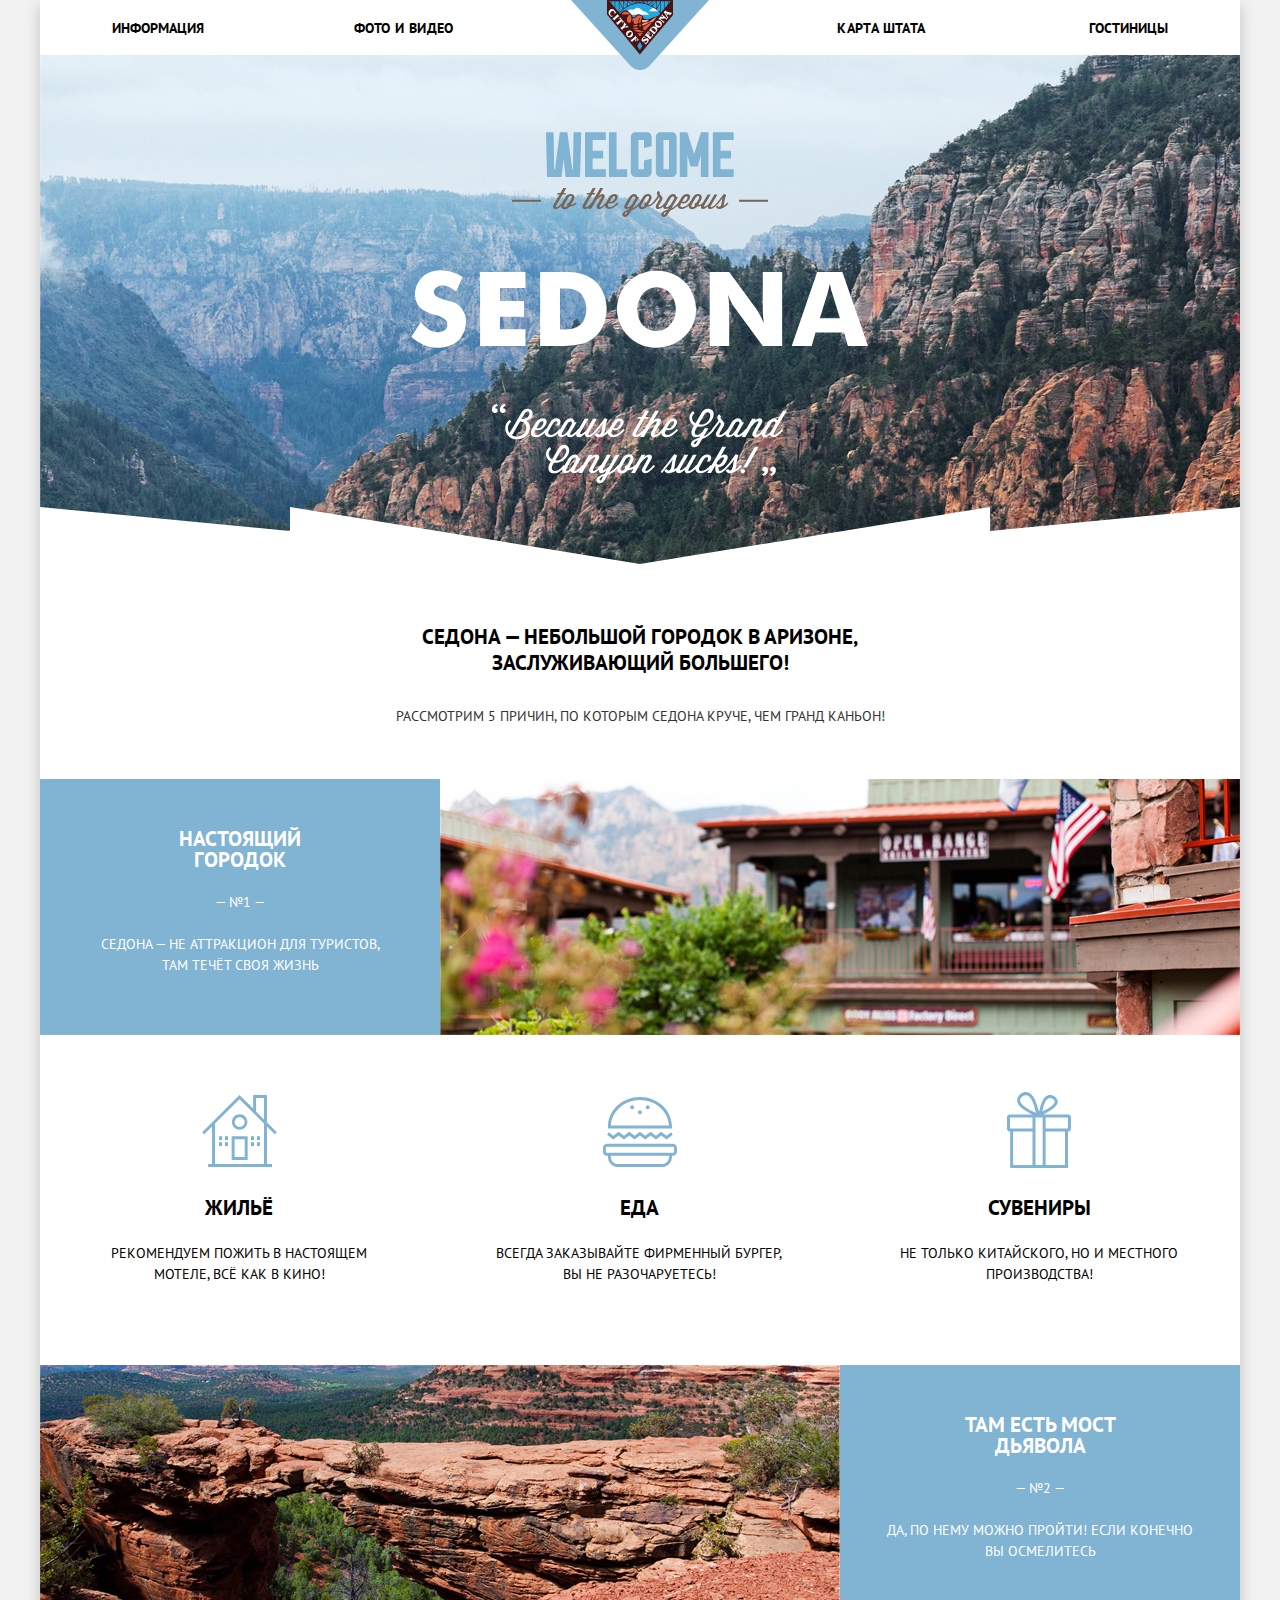
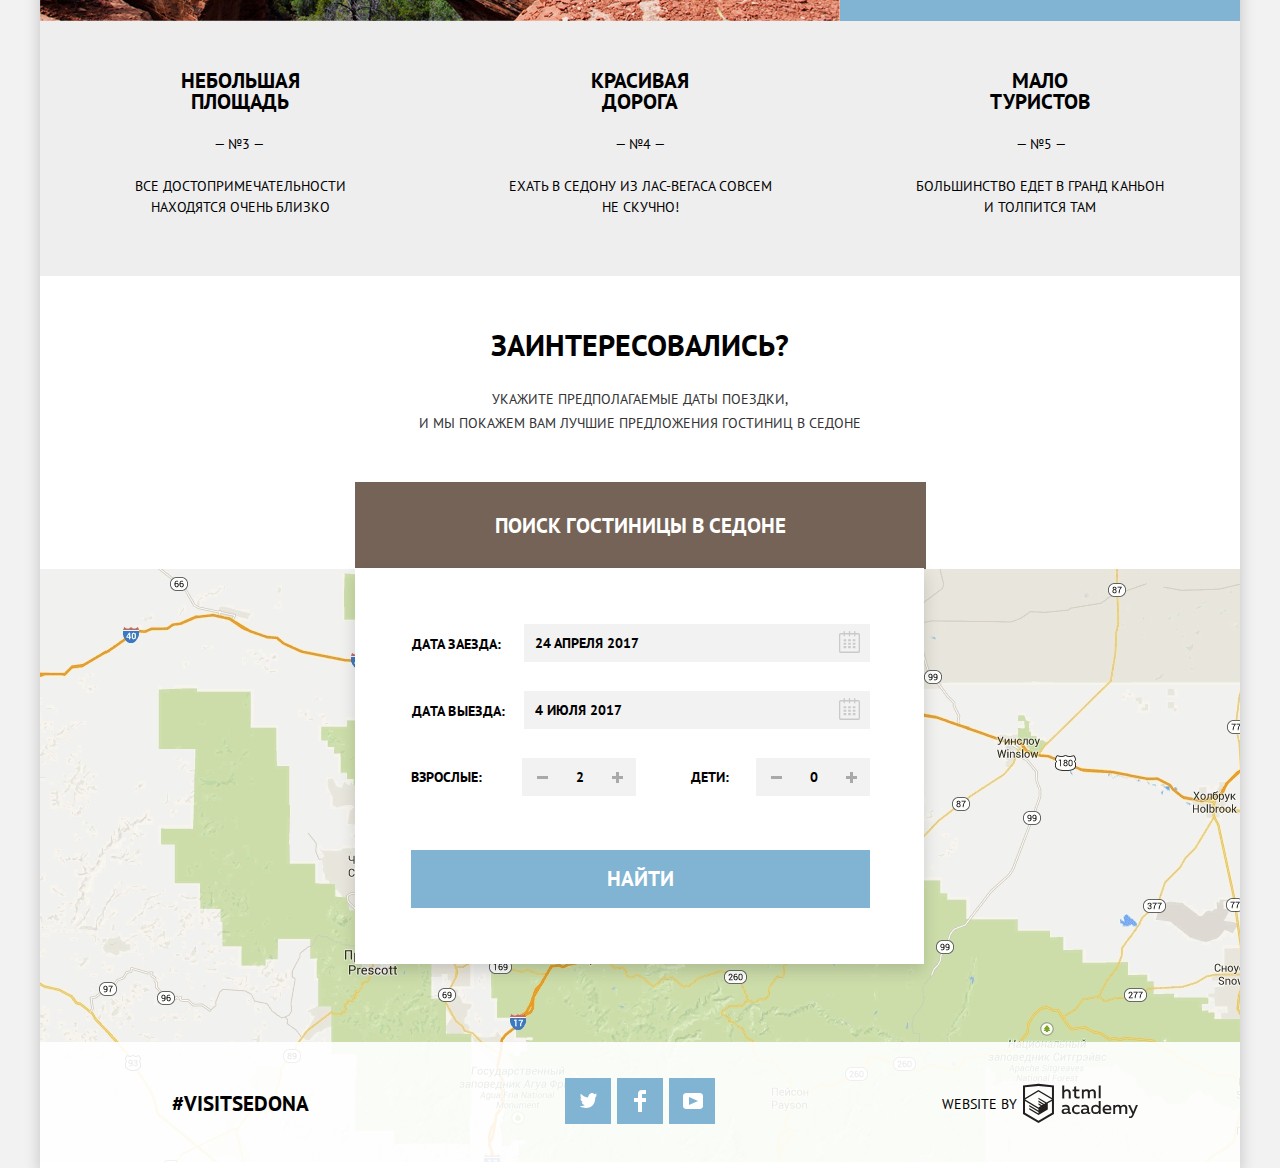
<file: index.html>
<!DOCTYPE html>
<html lang="ru">
  <head>
    <meta charset="utf-8">
    <title>Седона - туристический городок в штате Аризона</title>
    <link rel="stylesheet" href="https://fonts.googleapis.com/css?family=PT+Sans:400,700&display=swap&subset=cyrillic">
    <link rel="stylesheet" href="css/normalize.css">
    <link rel="stylesheet" href="css/style.min.css">
  </head>
  <body>
    <div class="container">
      <header class="header">

        <nav class="header__menu">
          <a class="header__logo">
            <img src="img/logo-sedona.svg" width="138" height="70" alt="Логотип городка Седоны">
          </a>

          <div class="header__row">
            <div class="header__item">
              <a class="header__link" href="#">Информация</a>
              <a class="header__link header__link--letter-spacing" href="#">Фото и видео</a>
            </div>
            <div class="header__item header__item--right">
              <a class="header__link" href="hotels.html">Гостиницы</a>
              <a class="header__link header__link--margin-left" href="#">Карта штата</a>
           </div>
          </div>
        </nav>
      </header>
      <main class="main">
        <h1 class="visually-hidden">Сайт поиска жилья в туристическом городке Седона штата Аризона</h1>

        <section class="intro">
          <h2 class="visually-hidden">Добро пожаловать в Седону!</h2>
          <img class="intro__img" src="img/intro-welcome.svg" width="458" height="352" alt="Добро пожаловать в Седону">
        </section>


        <section class="promo">
          <h2 class="promo__title">Седона — небольшой городок в Аризоне, заслуживающий большего!</h2>
          <p class="promo__subtitle">Рассмотрим 5 причин, по которым Седона круче, чем Гранд Каньон!</p>
        </section>


        <section class="reasons">
          <h2 class="visually-hidden">Причины, по которым стоит посетить Седону:</h2>
          <ol class="reasons__list">
            <li class="reasons__item reasons__item--top">
              <div class="reasons__wrap">
                <div class="reasons__column">
                  <h3 class="reasons__title">Настоящий городок</h3>
                  <p class="reasons__description reasons__num">Седона — не аттракцион для туристов, там течёт своя жизнь</p>
                </div>
              </div>
              <img class="reasons__img reasons__img--1" src="img/city.jpg" width="800" height="256" alt="Вид на городок Седона">
              <ul class="reasons__info info">
                <li class="info__item info__item--1">
                  <h4 class="info__title">Жильё</h4>
                  <p class="info__description">Рекомендуем пожить в настоящем мотеле, всё как в кино!</p>
                </li>
                <li class="info__item info__item--2">
                  <h4 class="info__title">Еда</h4>
                  <p class="info__description">Всегда заказывайте фирменный бургер, вы не разочаруетесь!</p>
                </li>
                <li class="info__item info__item--3">
                  <h4 class="info__title">Сувениры</h4>
                  <p class="info__description">Не только китайского, но и местного производства!</p>
                </li>
              </ul>
            </li>
            <li class="reasons__item reasons__item--top">
              <img class="reasons__img reasons__img--2" src="img/bridge.jpg" width="800" height="256" alt="Вид на Мост дьявола">
              <div class="reasons__wrap reasons__wrap--middle">
                <div class="reasons__column">
                  <h3 class="reasons__title">Там есть Мост дьявола</h3>
                  <p class="reasons__description reasons__description--2 reasons__num reasons__num--2">Да, по нему можно пройти! Если конечно вы осмелитесь</p>
                </div>
              </div>
            </li>
            <li class="reasons__item">
              <div class="reasons__wrap">
                <div class="reasons__column">
                  <h3 class="reasons__title">Небольшая площадь</h3>
                  <p class="reasons__description reasons__description--3 reasons__num reasons__num--3">Все достопримечательности находятся очень близко</p>
                </div>
              </div>
            </li>
            <li class="reasons__item">
              <div class="reasons__wrap">
                <div class="reasons__column">
                  <h3 class="reasons__title">Красивая дорога</h3>
                  <p class="reasons__description reasons__description--4 reasons__num reasons__num--4">Ехать в Седону из Лас-Вегаса совсем не скучно!</p>
                </div>
              </div>
            </li>
            <li class="reasons__item">
              <div class="reasons__wrap">
                <div class="reasons__column">
                  <h3 class="reasons__title">Мало туристов</h3>
                  <p class="reasons__description reasons__description--5 reasons__num reasons__num--5">Большинство едет в гранд каньон и толпится там</p>
                </div>
              </div>
            </li>
          </ol>
        </section>


        <section class="search">
          <h2 class="search__title">Заинтересовались?</h2>
          <p class="search__description">Укажите предполагаемые даты поездки,<br> и мы покажем вам лучшие предложения гостиниц в седоне</p>
          <a class="search__button" href="search.html">Поиск гостиницы в Седоне</a>

          <form class="search__form search__form--show" action="https://echo.htmlacademy.ru" method="get">
            <div class="search__row">
              <label class="search__label search__label--letter-spacing" for="arrival-date">Дата заезда:</label>
              <input class="search__input" id="arrival-date" type="text" name="arrival" placeholder="24 апреля 2017">
              <button class="search__btn" type="button" aria-label="Календарь">
                <svg xmlns="http://www.w3.org/2000/svg" width="21" height="22" viewBox="0 0 21 22">
                  <path  fill="#cacaca" d="M19.251 2.025h-2.845V.648c0-.381-.294-.689-.656-.689-.363 0-.656.308-.656.689v1.377h-3.938V.648c0-.381-.294-.689-.655-.689-.363 0-.657.308-.657.689v1.377H5.906V.648c0-.381-.294-.689-.656-.689-.363 0-.657.308-.657.689v1.377H1.75C.784 2.025 0 2.847 0 3.862v16.302C0 21.179.784 22 1.75 22h17.501c.966 0 1.749-.821 1.749-1.836V3.862c0-1.015-.783-1.837-1.749-1.837zm.437 18.139a.448.448 0 0 1-.437.459H1.75a.45.45 0 0 1-.438-.459V3.862a.45.45 0 0 1 .438-.459h2.844v1.378c0 .381.294.689.657.689.362 0 .656-.308.656-.689V3.403h3.938v1.378c0 .381.294.689.657.689.361 0 .655-.308.655-.689V3.403h3.938v1.378c0 .381.293.689.656.689.362 0 .656-.308.656-.689V3.403h2.845c.241 0 .437.206.437.459v16.302z"/>
                  <path  fill="#cacaca" d="M4.594 8.225h2.625v2.066H4.594zM4.594 11.668h2.625v2.067H4.594zM4.594 15.112h2.625v2.066H4.594zM9.188 15.112h2.625v2.066H9.188zM9.188 11.668h2.625v2.067H9.188zM9.188 8.225h2.625v2.066H9.188zM13.781 15.112h2.625v2.066h-2.625zM13.781 11.668h2.625v2.067h-2.625zM13.781 8.225h2.625v2.066h-2.625z"/>
                </svg>
              </button>
            </div>

            <div class="search__row">
              <label class="search__label search__label--letter-spacing" for="departure-date">Дата выезда:</label>
              <input class="search__input" id="departure-date" type="text" name="departure" placeholder="4 июля 2017">
              <button class="search__btn" type="button" aria-label="Календарь">
                <svg xmlns="http://www.w3.org/2000/svg" width="21" height="22" viewBox="0 0 21 22">
                  <path  fill="#cacaca" d="M19.251 2.025h-2.845V.648c0-.381-.294-.689-.656-.689-.363 0-.656.308-.656.689v1.377h-3.938V.648c0-.381-.294-.689-.655-.689-.363 0-.657.308-.657.689v1.377H5.906V.648c0-.381-.294-.689-.656-.689-.363 0-.657.308-.657.689v1.377H1.75C.784 2.025 0 2.847 0 3.862v16.302C0 21.179.784 22 1.75 22h17.501c.966 0 1.749-.821 1.749-1.836V3.862c0-1.015-.783-1.837-1.749-1.837zm.437 18.139a.448.448 0 0 1-.437.459H1.75a.45.45 0 0 1-.438-.459V3.862a.45.45 0 0 1 .438-.459h2.844v1.378c0 .381.294.689.657.689.362 0 .656-.308.656-.689V3.403h3.938v1.378c0 .381.294.689.657.689.361 0 .655-.308.655-.689V3.403h3.938v1.378c0 .381.293.689.656.689.362 0 .656-.308.656-.689V3.403h2.845c.241 0 .437.206.437.459v16.302z"/>
                  <path  fill="#cacaca" d="M4.594 8.225h2.625v2.066H4.594zM4.594 11.668h2.625v2.067H4.594zM4.594 15.112h2.625v2.066H4.594zM9.188 15.112h2.625v2.066H9.188zM9.188 11.668h2.625v2.067H9.188zM9.188 8.225h2.625v2.066H9.188zM13.781 15.112h2.625v2.066h-2.625zM13.781 11.668h2.625v2.067h-2.625zM13.781 8.225h2.625v2.066h-2.625z"/>
                </svg>
              </button>
            </div>

            <div class="search__row search__row--last">
              <div class="search__column">
                <label class="search__label search__label--long" for="amount-adults">Взрослые:</label>
                <div class="search__amount">
                  <button class="search__decrease" type="button" aria-label="Уменьшить количество взрослых">
                    <svg class="decrease__icon" xmlns="http://www.w3.org/2000/svg" width="11" height="3" viewBox="0 0 11 3">
                      <rect fill="#a9a9a9" width="11px" height="3px"/>
                    </svg>
                  </button>
                  <input class="search__input search__input--last" id="amount-adults" type="text" name="adults" value="2">
                  <button class="search__increase" type="button" aria-label="Увеличить количество взрослых">
                    <svg class="increase__icon" xmlns="http://www.w3.org/2000/svg" width="11" height="11" viewBox="0 0 11 11">
                      <path fill="#a9a9a9" d="M11 4h-4v-4h-3v4h-4v3h4v4h3v-4h4z"/>
                    </svg>
                  </button>
                </div>
              </div>
              <div class="search__column">
                <label class="search__label search__label--short" for="amount-children">Дети:</label>
                <div class="search__amount">
                  <button class="search__decrease" type="button" aria-label="Уменьшить количество детей">
                    <svg class="decrease__icon" xmlns="http://www.w3.org/2000/svg" width="11" height="3" viewBox="0 0 11 3">
                      <rect fill="#a9a9a9" width="11px" height="3px"/>
                    </svg>
                  </button>
                  <input class="search__input search__input--last" id="amount-children" type="text" name="children" value="0">
                  <button class="search__increase" type="button" aria-label="Увеличить количество детей">
                    <svg class="increase__icon" xmlns="http://www.w3.org/2000/svg" width="11" height="11" viewBox="0 0 11 11">
                      <path fill="#a9a9a9" d="M11 4h-4v-4h-3v4h-4v3h4v4h3v-4h4z"/>
                    </svg>
                  </button>
                </div>
              </div>
            </div>
            <button class="search__find" type="submit">Найти</button>
          </form>
        </section>

        <section class="map">
          <h2 class="visually-hidden">Карта Седоны</h2>
          <iframe class="map__interactive" src="https://www.google.com/maps/embed?pb=!1m18!1m12!1m3!1d444193.222094093!2d-112.09191879364622!3d34.81858416220091!2m3!1f0!2f0!3f0!3m2!1i1024!2i768!4f13.1!3m3!1m2!1s0x872da132f942b00d%3A0x5548c523fa6c8efd!2z0KHQtdC00L7QvdCwLCDQkNGA0LjQt9C-0L3QsCA4NjMzNiwg0KHQqNCQ!5e0!3m2!1sru!2sru!4v1571394034808!5m2!1sru!2sru" width="1200" height="593" allowfullscreen></iframe>
          <img class="map__img" src="img/map.png"  width="1200" height="593" alt="Месторасположение города Седона на карте">
        </section>
      </main>


      <footer class="footer footer--index">
        <a class="footer__hashtag">#Visitsedona</a>

        <div class="footer__social social">
          <ul class="social__list">
            <li class="social__item social__item--tw">
              <a class="social__link" href="#">Твиттер</a>
            </li>
            <li class="social__item social__item--fb">
              <a class="social__link" href="#">Фейсбук</a>
            </li>
            <li class="social__item social__item--you">
              <a class="social__link" href="#">Ютюб</a>
            </li>
          </ul>
        </div>

        <div class="footer__copyright copyright">
          <a class="copyright__link" href="https://htmlacademy.ru/intensive/htmlcss" target="blank" aria-label="ССылка на HTML Academy">
            <p class="copyright__text">Website by</p>
            <svg id="Layer_1" data-name="Layer 1" xmlns="http://www.w3.org/2000/svg" width="115" height="41" viewBox="0 0 108.08 36.85">
              <title>logo-htmlacademy-small1</title>
              <path d="M44.61,26.88a2,2,0,0,0,.55-0.1v1.33a3.25,3.25,0,0,1-1.18.21,1.67,1.67,0,0,1-1.67-1,4.84,4.84,0,0,1-3.14,1.08c-1.51,0-2.91-.83-2.91-2.55,0-2.13,2-2.79,3.71-2.79a11.08,11.08,0,0,1,2.17.25v-0.3c0-1-.76-1.77-2.19-1.77a7.42,7.42,0,0,0-3,.64v-1.7a10.21,10.21,0,0,1,3.19-.55c2.36,0,3.81,1.12,3.81,3.65v3a0.54,0.54,0,0,0,.49.59h0.17Zm-6.44-1.13A1.35,1.35,0,0,0,39.63,27h0.11a3.39,3.39,0,0,0,2.41-1V24.58a9.72,9.72,0,0,0-1.81-.21c-1,0-2.16.33-2.16,1.38h0Zm12.36-6.11a5,5,0,0,1,2.57.64V22a4.08,4.08,0,0,0-2.3-.7,2.75,2.75,0,1,0,0,5.49,5,5,0,0,0,2.43-.64v1.71a6.27,6.27,0,0,1-2.76.57A4.21,4.21,0,0,1,46,24.51q0-.21,0-0.41a4.32,4.32,0,0,1,4.18-4.46h0.38Zm12.17,7.24a2,2,0,0,0,.55-0.1v1.33a3.25,3.25,0,0,1-1.18.21,1.67,1.67,0,0,1-1.67-1,4.84,4.84,0,0,1-3.14,1.08c-1.51,0-2.91-.83-2.91-2.55,0-2.13,2-2.79,3.71-2.79a11.08,11.08,0,0,1,2.17.25v-0.3c0-1-.76-1.77-2.19-1.77a7.42,7.42,0,0,0-3,.64v-1.7a10.21,10.21,0,0,1,3.19-.55c2.36,0,3.81,1.12,3.81,3.65v3a0.54,0.54,0,0,0,.49.59h0.17Zm-6.44-1.13A1.35,1.35,0,0,0,57.73,27h0.11a3.39,3.39,0,0,0,2.41-1V24.58a9.72,9.72,0,0,0-1.81-.21c-1.06,0-2.16.33-2.16,1.38h0ZM73,16V28.2H71.35V26.88a3.88,3.88,0,0,1-3.19,1.54,4.4,4.4,0,0,1,0-8.78,3.81,3.81,0,0,1,3,1.3V16H73Zm-4.53,5.22a2.76,2.76,0,1,0,0,5.52A2.86,2.86,0,0,0,71.15,25V23A2.91,2.91,0,0,0,68.49,21.27ZM79,19.64c3.31,0,4.46,2.68,3.92,5.09H76.7c0.21,1.5,1.67,2.11,3.19,2.11a6.11,6.11,0,0,0,2.64-.59v1.6a7.14,7.14,0,0,1-3,.57C77,28.42,74.78,27,74.78,24a4.18,4.18,0,0,1,4-4.39H79Zm0.09,1.54a2.28,2.28,0,0,0-2.44,2.1v0.06H81.3A2,2,0,0,0,79.13,21.18Zm5.73,7V19.87h1.65v1a3.81,3.81,0,0,1,2.78-1.27A2.86,2.86,0,0,1,91.89,21a4.12,4.12,0,0,1,2.91-1.33A3.06,3.06,0,0,1,98,23V28.2h-1.9V23.05a1.59,1.59,0,0,0-1.42-1.75H94.42a2.8,2.8,0,0,0-2.07,1.12V28.2h-1.9V23.05A1.59,1.59,0,0,0,89,21.31H88.8a3,3,0,0,0-2.21,1.29v5.63H84.86Zm21.31-8.33h1.9l-3.91,9.46c-0.9,2.17-2.09,2.86-3.35,2.86a4.76,4.76,0,0,1-1.1-.14V30.46a2.86,2.86,0,0,0,.85.12c0.9,0,1.58-.64,2.07-1.9l0.17-.42-4-8.4h2l2.86,6.29ZM38.73,1.46V6.22a3.81,3.81,0,0,1,2.7-1.14,3.25,3.25,0,0,1,3.44,3.4v5.15H43V8.72a1.81,1.81,0,0,0-1.61-2h-0.3a2.93,2.93,0,0,0-2.32,1.39v5.52h-1.9V1.46h1.9ZM49.94,2.31v3h3V6.91h-3v3.81c0,1.1.5,1.46,1.58,1.46a4.49,4.49,0,0,0,1.69-.33v1.6A6.8,6.8,0,0,1,51,13.8a2.55,2.55,0,0,1-2.86-2.74V6.89H46.58V5.26h1.5V2.74Zm5.4,11.31V5.28H57v1A3.81,3.81,0,0,1,59.77,5a2.86,2.86,0,0,1,2.6,1.33A4.12,4.12,0,0,1,65.28,5,3.06,3.06,0,0,1,68.44,8.4v5.21h-1.9V8.46a1.59,1.59,0,0,0-1.42-1.75H64.89a2.8,2.8,0,0,0-2.07,1.12v5.78h-1.9V8.46A1.59,1.59,0,0,0,59.5,6.71H59.27A3,3,0,0,0,57.06,8v5.63H55.34ZM71.17,1.45H73V13.6H71.17V1.45ZM14.71,0H14.55L0,1.54V28.21l14.55,8.66,14.55-8.66V1.54Zm12.5,27.1L14.55,34.64,1.9,27.12V16.18l12.59,7.5V25L5.86,19.9v1.31l8.68,5.21v1.39L5.87,22.65V24l8.68,5.21,8.75-5.24V18.31L27.2,16V27.12Zm0-12.53-3.48,2-1.6,1L14.51,13v1.31L21,18.23H21l-0.14.09-1,.54-5.37-3.2V17l4.24,2.52-1,.67-3.2-1.9v1.31l2.1,1.24L14.5,22.1,2,14.65,14.51,7.11Zm0-1.32L14.49,5.76,1.91,13.25v-10L14.56,1.92,27.21,3.25v10h0Z" transform="translate(0 -0.02)" fill="#231f20"/>
            </svg>
          </a>
        </div>
      </footer>
    </div>
    <script src="js/script.min.js"></script>
  </body>
</html>
</file>
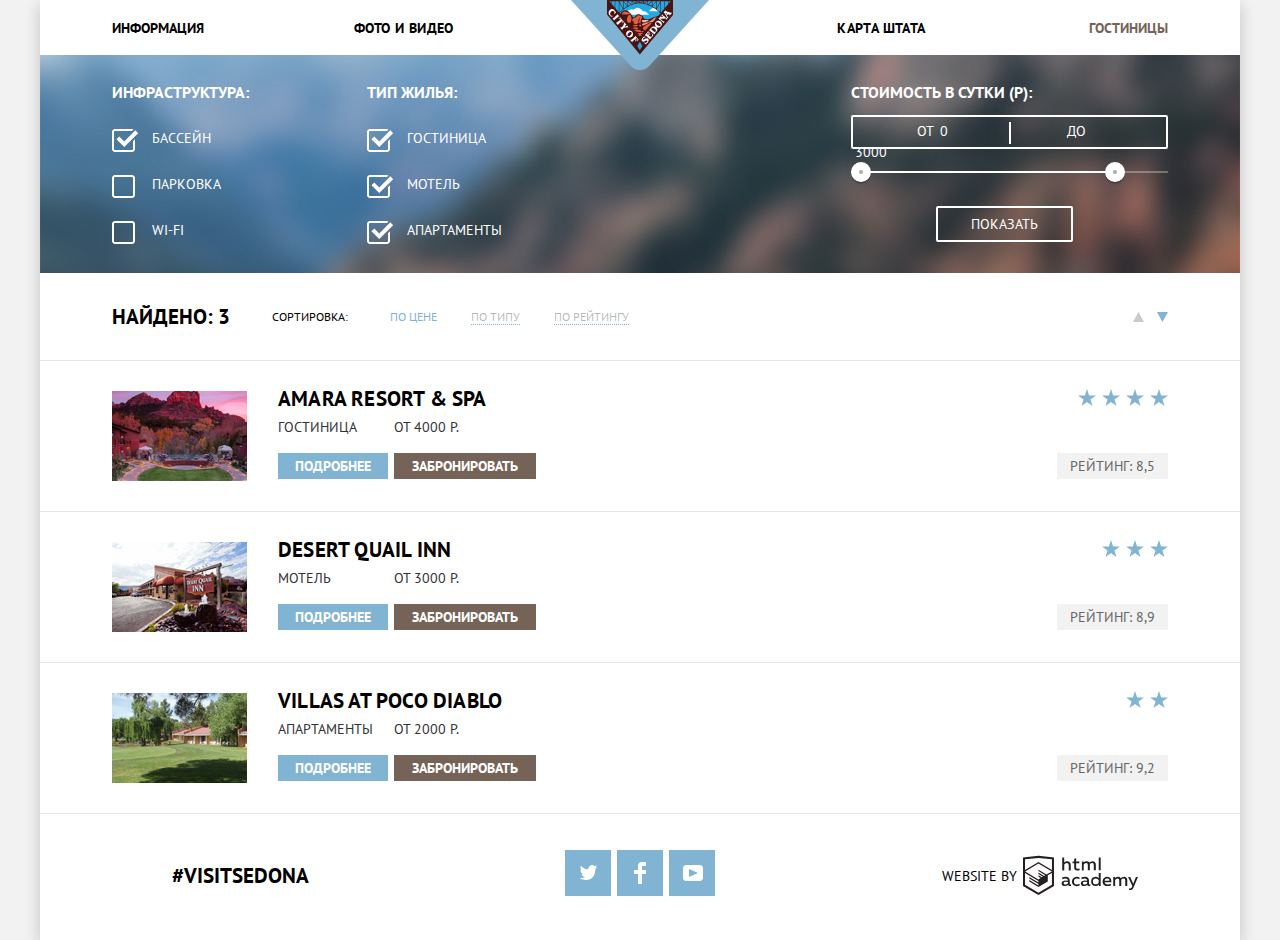
<file: hotels.html>
<!DOCTYPE html>
<html lang="ru">
  <head>
    <meta charset="utf-8">
    <title>Гостиницы в Седоне штата Аризона</title>
    <link rel="stylesheet" href="https://fonts.googleapis.com/css?family=PT+Sans:400,700&display=swap&subset=cyrillic">
    <link rel="stylesheet" href="css/normalize.css">
    <link rel="stylesheet" href="css/style.min.css">
  </head>
  <body class="inner-page">
    <div class="container">
      <header class="header">
        <nav class="header__menu">
          <a class="header__logo" href="index.html">
            <img src="img/logo-sedona.svg" width="138" height="70" alt="Логотип городка Седоны">
          </a>

          <div class="header__row">
            <div class="header__item">
              <a class="header__link" href="#">Информация</a>
              <a class="header__link header__link--letter-spacing" href="#">Фото и видео</a>
            </div>
            <div class="header__item header__item--right">
              <a class="header__link header__link--active">Гостиницы</a>
              <a class="header__link header__link--margin-left" href="#">Карта штата</a>
           </div>
          </div>
        </nav>
      </header>

      <main class="main">
        <h1 class="visually-hidden">Поиск гостиниц в туристическом городке Седона штата Аризона</h1>
        <section class="filters">
          <h2 class="visually-hidden">Форма поиска гостиниц</h2>
          <form class="filters__form form" action="https://echo.htmlacademy.ru" method="post">
            <div class="form__left">
              <fieldset class="form__group">
                <legend class="form__legend">Инфраструктура:</legend>
                <div class="form__item">
                  <input class="visually-hidden form__input" id="pool" type="checkbox" name="pool" checked>
                  <label class="form__label" for="pool">Бассейн</label>
                </div>
                <div class="form__item">
                  <input class="visually-hidden form__input" id="parking" type="checkbox" name="parking">
                  <label class="form__label" for="parking">Парковка</label>
                </div>
                <div class="form__item">
                  <input class="visually-hidden form__input" id="internet" type="checkbox" name="internet">
                  <label class="form__label" for="internet">Wi-Fi</label>
                </div>
              </fieldset>

              <fieldset class="form__group">
                <legend class="form__legend">Тип жилья:</legend>
                <div class="form__item">
                  <input class="visually-hidden form__input" id="hotel" type="checkbox" name="hotel" checked>
                  <label class="form__label" for="hotel">Гостиница</label>
                </div>
                <div class="form__item">
                  <input class="visually-hidden form__input" id="motel" type="checkbox" name="motel" checked>
                  <label class="form__label" for="motel">Мотель</label>
                </div>
                <div class="form__item">
                  <input class="visually-hidden form__input" id="apartments" type="checkbox" name="apartments" checked>
                  <label class="form__label" for="apartments">Апартаменты</label>
                </div>
              </fieldset>
            </div>

            <div class="form__right">
              <fieldset class="form__group">
                <legend class="form__legend form__legend--right">Стоимость в сутки (Р):</legend>
                <div class="form__price price">
                  <label class="price__label" for="price-min">от</label>
                  <input class="price__input" id="price-min" type="text" name="price-min" value="0">
                  <label class="price__label price__label--to" for="price-max">до</label>
                  <input class="price__input price__input--short" id="price-max" type="text" name="price-max" value="3000">
                </div>
                <div class="form__range range">
                  <div class="range__scale">
                    <div class="range__bar"></div>
                  </div>
                  <div class="range__toggle range__toggle--min"></div>
                  <div class="range__toggle range__toggle--max"></div>
                </div>
              </fieldset>
              <button class="filters__button" type="submit">Показать</button>
            </div>
          </form>
        </section>

        <section class="sorting">
          <div class="sorting__wrap">
            <h2 class="sorting__title">Найдено: 3</h2>
            <span class="sorting__name">Сортировка:</span>
            <ul class="sorting__list">
              <li class="sorting__item">
                <a class="sorting__link sorting__link--active">По цене</a>
              </li>
              <li class="sorting__item">
                <a class="sorting__link" href="#">По типу</a>
              </li>
              <li class="sorting__item">
                <a class="sorting__link" href="#">По рейтингу</a>
              </li>
            </ul>
          </div>
          <div class="sorting__triangle triangle">
            <a class="triangle__button triangle__button--up" href="/hotels.html" aria-label="Сортировка по возрастанию">
              <svg xmlns="http://www.w3.org/2000/svg" width="11" height="10" viewBox="0 0 11 10">
                <path fill="#cacaca" d="M5.5 0L0 10h11z"/>
              </svg>
            </a>
            <a class="triangle__button triangle__button--down triangle__button--active" href="/hotels.html" aria-label="Сортировка по убыванию">
              <svg xmlns="http://www.w3.org/2000/svg" width="11" height="10" viewBox="0 0 11 10">
                <path fill="#cacaca" d="M5.5 10L0 0h11"/>
              </svg>
            </a>
          </div>
        </section>

        <section class="hotels">
          <h2 class="visually-hidden">Гостиницы в Седоне</h2>
          <ul class="hotels__list">
            <li class="hotels__item">
              <div class="hotels__wrap">
                <img  class="hotels__img" src="img/hotel-1.jpg"  width="135" height="90" alt="Гостиница Amara Resort & Spa">
                <div class="hotels__description">
                  <h3 class="hotels__title">
                    <a class="hotels__link" href="#">Amara Resort & Spa</a>
                  </h3>
                  <div class="hotels__row">
                    <span class="hotels__type">Гостиница</span>
                    <span class="hotels__price">От 4000 Р.</span>
                  </div>
                  <div class="hotels__about">
                    <a class="hotels__details" href="#">Подробнее</a>
                    <a class="hotels__reserve" href="#">Забронировать</a>
                  </div>
                </div>
              </div>
              <div class="hotels__rating">
                <div class="hotels__stars">
                  <svg xmlns="http://www.w3.org/2000/svg" width="18" height="17" viewBox="0 0 18 17">
                    <path fill="#81B3D2" d="M9.002 0l2.126 6.494h6.877l-5.564 4.012L14.566 17l-5.564-4.013L3.438 17l2.126-6.494L0 6.494h6.878z"/>
                  </svg>
                  <svg xmlns="http://www.w3.org/2000/svg" width="18" height="17" viewBox="0 0 18 17">
                    <path fill="#81B3D2" d="M9.002 0l2.126 6.494h6.877l-5.564 4.012L14.566 17l-5.564-4.013L3.438 17l2.126-6.494L0 6.494h6.878z"/>
                  </svg>
                  <svg xmlns="http://www.w3.org/2000/svg" width="18" height="17" viewBox="0 0 18 17">
                    <path fill="#81B3D2" d="M9.002 0l2.126 6.494h6.877l-5.564 4.012L14.566 17l-5.564-4.013L3.438 17l2.126-6.494L0 6.494h6.878z"/>
                  </svg>
                  <svg xmlns="http://www.w3.org/2000/svg" width="18" height="17" viewBox="0 0 18 17">
                    <path fill="#81B3D2" d="M9.002 0l2.126 6.494h6.877l-5.564 4.012L14.566 17l-5.564-4.013L3.438 17l2.126-6.494L0 6.494h6.878z"/>
                  </svg>
                </div>
                <span class="hotels__text">Рейтинг: 8,5</span>
              </div>
            </li>

            <li class="hotels__item">
              <div class="hotels__wrap">
                <img  class="hotels__img" src="img/hotel-2.jpg"  width="135" height="90" alt="Мотель Desert Quail Inn">
                <div class="hotels__description">
                  <h3 class="hotels__title">
                    <a class="hotels__link" href="#">Desert Quail Inn</a>
                  </h3>
                  <div class="hotels__row">
                    <span class="hotels__type">Мотель</span>
                    <span class="hotels__price">От 3000 Р.</span>
                  </div>
                  <div class="hotels__about">
                    <a class="hotels__details" href="#">Подробнее</a>
                    <a class="hotels__reserve" href="#">Забронировать</a>
                  </div>
                </div>
              </div>
              <div class="hotels__rating">
                <div class="hotels__stars">
                  <svg xmlns="http://www.w3.org/2000/svg" width="18" height="17" viewBox="0 0 18 17">
                    <path fill="#81B3D2" d="M9.002 0l2.126 6.494h6.877l-5.564 4.012L14.566 17l-5.564-4.013L3.438 17l2.126-6.494L0 6.494h6.878z"/>
                  </svg>
                  <svg xmlns="http://www.w3.org/2000/svg" width="18" height="17" viewBox="0 0 18 17">
                    <path fill="#81B3D2" d="M9.002 0l2.126 6.494h6.877l-5.564 4.012L14.566 17l-5.564-4.013L3.438 17l2.126-6.494L0 6.494h6.878z"/>
                  </svg>
                  <svg xmlns="http://www.w3.org/2000/svg" width="18" height="17" viewBox="0 0 18 17">
                    <path fill="#81B3D2" d="M9.002 0l2.126 6.494h6.877l-5.564 4.012L14.566 17l-5.564-4.013L3.438 17l2.126-6.494L0 6.494h6.878z"/>
                  </svg>
                </div>
                <span class="hotels__text">Рейтинг: 8,9</span>
              </div>
            </li>

            <li class="hotels__item">
              <div class="hotels__wrap">
                <img  class="hotels__img" src="img/hotel-3.jpg"  width="135" height="90" alt="Апартаменты Villas at Poco Diablo">
                <div class="hotels__description">
                  <h3 class="hotels__title">
                    <a class="hotels__link" href="#">Villas at Poco Diablo</a>
                  </h3>
                  <div class="hotels__row">
                    <span class="hotels__type">Апартаменты</span>
                    <span class="hotels__price">От 2000 Р.</span>
                  </div>
                  <div class="hotels__about">
                    <a class="hotels__details" href="#">Подробнее</a>
                    <a class="hotels__reserve" href="#">Забронировать</a>
                  </div>
                </div>
              </div>
              <div class="hotels__rating">
                <div class="hotels__stars">
                  <svg xmlns="http://www.w3.org/2000/svg" width="18" height="17" viewBox="0 0 18 17">
                    <path fill="#81B3D2" d="M9.002 0l2.126 6.494h6.877l-5.564 4.012L14.566 17l-5.564-4.013L3.438 17l2.126-6.494L0 6.494h6.878z"/>
                  </svg>
                  <svg xmlns="http://www.w3.org/2000/svg" width="18" height="17" viewBox="0 0 18 17">
                    <path fill="#81B3D2" d="M9.002 0l2.126 6.494h6.877l-5.564 4.012L14.566 17l-5.564-4.013L3.438 17l2.126-6.494L0 6.494h6.878z"/>
                  </svg>
                </div>
                <span class="hotels__text">Рейтинг: 9,2</span>
              </div>
            </li>
          </ul>
        </section>
      </main>


      <footer class="footer">
        <a class="footer__hashtag" href="index.html">#Visitsedona</a>

        <div class="footer__social social">
          <ul class="social__list">
            <li class="social__item social__item--tw">
              <a class="social__link" href="#">Твиттер</a>
            </li>
            <li class="social__item social__item--fb">
              <a class="social__link" href="#">Фейсбук</a>
            </li>
            <li class="social__item social__item--you">
              <a class="social__link" href="#">Ютюб</a>
            </li>
          </ul>
        </div>

        <div class="footer__copyright copyright">
          <a class="copyright__link" href="https://htmlacademy.ru/intensive/htmlcss" target="blank" aria-label="ССылка на HTML Academy">
            <p class="copyright__text">Website by</p>
            <svg id="Layer_1" data-name="Layer 1" xmlns="http://www.w3.org/2000/svg" width="115" height="41" viewBox="0 0 108.08 36.85">
              <title>logo-htmlacademy-small1</title>
              <path d="M44.61,26.88a2,2,0,0,0,.55-0.1v1.33a3.25,3.25,0,0,1-1.18.21,1.67,1.67,0,0,1-1.67-1,4.84,4.84,0,0,1-3.14,1.08c-1.51,0-2.91-.83-2.91-2.55,0-2.13,2-2.79,3.71-2.79a11.08,11.08,0,0,1,2.17.25v-0.3c0-1-.76-1.77-2.19-1.77a7.42,7.42,0,0,0-3,.64v-1.7a10.21,10.21,0,0,1,3.19-.55c2.36,0,3.81,1.12,3.81,3.65v3a0.54,0.54,0,0,0,.49.59h0.17Zm-6.44-1.13A1.35,1.35,0,0,0,39.63,27h0.11a3.39,3.39,0,0,0,2.41-1V24.58a9.72,9.72,0,0,0-1.81-.21c-1,0-2.16.33-2.16,1.38h0Zm12.36-6.11a5,5,0,0,1,2.57.64V22a4.08,4.08,0,0,0-2.3-.7,2.75,2.75,0,1,0,0,5.49,5,5,0,0,0,2.43-.64v1.71a6.27,6.27,0,0,1-2.76.57A4.21,4.21,0,0,1,46,24.51q0-.21,0-0.41a4.32,4.32,0,0,1,4.18-4.46h0.38Zm12.17,7.24a2,2,0,0,0,.55-0.1v1.33a3.25,3.25,0,0,1-1.18.21,1.67,1.67,0,0,1-1.67-1,4.84,4.84,0,0,1-3.14,1.08c-1.51,0-2.91-.83-2.91-2.55,0-2.13,2-2.79,3.71-2.79a11.08,11.08,0,0,1,2.17.25v-0.3c0-1-.76-1.77-2.19-1.77a7.42,7.42,0,0,0-3,.64v-1.7a10.21,10.21,0,0,1,3.19-.55c2.36,0,3.81,1.12,3.81,3.65v3a0.54,0.54,0,0,0,.49.59h0.17Zm-6.44-1.13A1.35,1.35,0,0,0,57.73,27h0.11a3.39,3.39,0,0,0,2.41-1V24.58a9.72,9.72,0,0,0-1.81-.21c-1.06,0-2.16.33-2.16,1.38h0ZM73,16V28.2H71.35V26.88a3.88,3.88,0,0,1-3.19,1.54,4.4,4.4,0,0,1,0-8.78,3.81,3.81,0,0,1,3,1.3V16H73Zm-4.53,5.22a2.76,2.76,0,1,0,0,5.52A2.86,2.86,0,0,0,71.15,25V23A2.91,2.91,0,0,0,68.49,21.27ZM79,19.64c3.31,0,4.46,2.68,3.92,5.09H76.7c0.21,1.5,1.67,2.11,3.19,2.11a6.11,6.11,0,0,0,2.64-.59v1.6a7.14,7.14,0,0,1-3,.57C77,28.42,74.78,27,74.78,24a4.18,4.18,0,0,1,4-4.39H79Zm0.09,1.54a2.28,2.28,0,0,0-2.44,2.1v0.06H81.3A2,2,0,0,0,79.13,21.18Zm5.73,7V19.87h1.65v1a3.81,3.81,0,0,1,2.78-1.27A2.86,2.86,0,0,1,91.89,21a4.12,4.12,0,0,1,2.91-1.33A3.06,3.06,0,0,1,98,23V28.2h-1.9V23.05a1.59,1.59,0,0,0-1.42-1.75H94.42a2.8,2.8,0,0,0-2.07,1.12V28.2h-1.9V23.05A1.59,1.59,0,0,0,89,21.31H88.8a3,3,0,0,0-2.21,1.29v5.63H84.86Zm21.31-8.33h1.9l-3.91,9.46c-0.9,2.17-2.09,2.86-3.35,2.86a4.76,4.76,0,0,1-1.1-.14V30.46a2.86,2.86,0,0,0,.85.12c0.9,0,1.58-.64,2.07-1.9l0.17-.42-4-8.4h2l2.86,6.29ZM38.73,1.46V6.22a3.81,3.81,0,0,1,2.7-1.14,3.25,3.25,0,0,1,3.44,3.4v5.15H43V8.72a1.81,1.81,0,0,0-1.61-2h-0.3a2.93,2.93,0,0,0-2.32,1.39v5.52h-1.9V1.46h1.9ZM49.94,2.31v3h3V6.91h-3v3.81c0,1.1.5,1.46,1.58,1.46a4.49,4.49,0,0,0,1.69-.33v1.6A6.8,6.8,0,0,1,51,13.8a2.55,2.55,0,0,1-2.86-2.74V6.89H46.58V5.26h1.5V2.74Zm5.4,11.31V5.28H57v1A3.81,3.81,0,0,1,59.77,5a2.86,2.86,0,0,1,2.6,1.33A4.12,4.12,0,0,1,65.28,5,3.06,3.06,0,0,1,68.44,8.4v5.21h-1.9V8.46a1.59,1.59,0,0,0-1.42-1.75H64.89a2.8,2.8,0,0,0-2.07,1.12v5.78h-1.9V8.46A1.59,1.59,0,0,0,59.5,6.71H59.27A3,3,0,0,0,57.06,8v5.63H55.34ZM71.17,1.45H73V13.6H71.17V1.45ZM14.71,0H14.55L0,1.54V28.21l14.55,8.66,14.55-8.66V1.54Zm12.5,27.1L14.55,34.64,1.9,27.12V16.18l12.59,7.5V25L5.86,19.9v1.31l8.68,5.21v1.39L5.87,22.65V24l8.68,5.21,8.75-5.24V18.31L27.2,16V27.12Zm0-12.53-3.48,2-1.6,1L14.51,13v1.31L21,18.23H21l-0.14.09-1,.54-5.37-3.2V17l4.24,2.52-1,.67-3.2-1.9v1.31l2.1,1.24L14.5,22.1,2,14.65,14.51,7.11Zm0-1.32L14.49,5.76,1.91,13.25v-10L14.56,1.92,27.21,3.25v10h0Z" transform="translate(0 -0.02)" fill="#231f20"/>
            </svg>
          </a>
        </div>
      </footer>
    </div>
  </body>
</html>
</file>
<file: css/style.min.css>
.intro,.intro::after{background-repeat:no-repeat}.intro,.promo,.reasons__item{text-align:center}.filters__button,body{text-transform:uppercase}.hotels__list,.info,.reasons__list,.social__list,.sorting__list{list-style:none}.form__input:checked:disabled+.form__label::after,.form__input:disabled+.form__label::before,.social__item--fb:active::before,.social__item--tw:active::before,.social__item--you:active::before{opacity:.3}body{margin:0;padding:0;font-family:"PT Sans",Arial,sans-serif;font-size:14px;font-weight:400;line-height:21px;color:#000;background-color:#f2f2f2}a{text-decoration:none}img{max-width:100%;height:auto}.visually-hidden:not(:focus):not(:active),input[type=checkbox].visually-hidden,input[type=radio].visually-hidden{position:absolute;width:1px;height:1px;margin:-1px;padding:0;border:0;white-space:nowrap;clip-path:inset(100%);clip:rect(0 0 0 0);overflow:hidden}.container,.header__menu{position:relative;margin:0 auto}.container{width:1200px;background-color:#fff;box-shadow:0 5px 15px 0 rgba(0,0,0,.2)}.header__menu{width:1066px;font-weight:700;line-height:26px}.header__logo{position:absolute;right:0;left:0;z-index:1;width:138px;height:70px;margin:0 auto}.header__row{display:flex;justify-content:space-between;flex-wrap:wrap}.header__item,.reasons__list{justify-content:space-between}.header__item{width:33%;display:flex;align-items:center;flex-wrap:wrap;min-height:55px}.header__item--right{flex-direction:row-reverse}.promo,.reasons__wrap{flex-direction:column;display:flex}.header__link{margin-right:5px;margin-left:5px;color:#000}.header__link:focus,.header__link:hover{color:#81b3d2;transition:.3s}.header__link:active{color:rgba(0,0,0,.3)}.header__link--active{color:#766357}.header__link--letter-spacing{letter-spacing:.4px}.header__link--margin-left{margin-left:16px;letter-spacing:.4px}.intro{position:relative;min-height:509px;background-color:#31444f;background-image:url(../img/intro.jpg);background-size:1200px 773px;background-position:0 -55px}.intro::after{content:"";position:absolute;top:452px;left:0;width:1200px;height:59px;background-image:url(../img/intro-mask.svg);background-position:0 0}.intro__img{padding-top:77px}.promo{align-items:center;padding-top:60px;padding-bottom:50px;line-height:26px}.promo__title{width:450px;margin:0 0 27px;font-size:21px;font-weight:700}.promo__subtitle{margin:0;color:#333}.reasons__list{display:flex;flex-wrap:wrap;margin:0;padding:0;counter-reset:num}.reasons__item{width:400px;background-color:#eee}.reasons__item--top{display:flex;justify-content:space-between;flex-wrap:wrap;width:1200px;color:#fff;background-color:#81b3d2}.reasons__num{position:relative;padding-top:42px}.reasons__num::before{content:"\2014  №" counter(num) " \2014";counter-increment:num;position:absolute;top:0;left:120px}.reasons__num--2::before{left:130px}.reasons__num--3::before{left:84px}.reasons__num--4::before{left:110px}.reasons__num--5::before{left:103px}.reasons__wrap{width:310px;min-height:206px;padding-top:49px;padding-left:45px}.reasons__wrap--middle{padding-right:45px;padding-left:0}.reasons__column{display:flex;flex-direction:column;justify-content:space-between;align-items:center;min-height:156px}.form,.info{justify-content:space-between;display:flex}.info{flex-wrap:wrap;min-height:330px;margin:0;padding:0;color:#000;background-color:#fff}.info__item{position:relative;display:flex;flex-direction:column;justify-content:space-between;align-items:center;flex-wrap:wrap;width:287px;min-height:192px;padding:57px 59px 80px 54px}.info__item--1::after,.info__item--2::after,.info__item--3::after{content:"";position:absolute;background-position:0 0;background-repeat:no-repeat}.info__item--1::after{top:60px;left:162px;width:75px;height:72px;background-image:url(../img/icon-1.svg)}.info__item--2::after{top:62px;left:163px;width:74px;height:70px;background-image:url(../img/icon-2.svg)}.info__item--3::after{top:57px;left:167px;width:64px;height:76px;background-image:url(../img/icon-3.svg)}.info__title,.reasons__title{width:151px;margin:0;font-size:21px;font-weight:700}.reasons__title{padding-bottom:15px}.info__title{padding-top:105px}.info__description,.reasons__description{width:290px;margin:0}.reasons__description{padding-bottom:8px}.reasons__description--2{width:310px}.reasons__description--3{width:220px}.reasons__description--4{width:270px}.reasons__description--5{width:255px}.filters{position:relative;padding:27px 72px;color:#fff;background-color:#3a4d5f;background-image:url(../img/filter.jpg);background-position:0 -55px;background-repeat:no-repeat}.form{flex-wrap:wrap;min-height:164px}.form__left,.sorting{justify-content:space-between}.form__left{display:flex;align-items:flex-start;flex-wrap:wrap;width:390px}.form__group{margin:0;padding:0;border:none}.form__item,.form__legend{margin-bottom:25px}.form__legend{font-size:16px;font-weight:700}.form__item:last-child{margin-bottom:0}.form__input:focus+.form__label{outline:#81b3d2 solid 2px}.form__label{position:relative;margin-left:40px;cursor:pointer}.form__input+.form__label::before,.form__input:checked+.form__label::after{position:absolute;top:0;left:-40px;height:23px;background-repeat:no-repeat;background-position:0 0;content:""}.form__input+.form__label::before{width:23px;background-image:url(../img/checkbox-off.svg)}.form__input:checked+.form__label::before{display:none}.form__input:checked+.form__label::after{width:27px;background-image:url(../img/checkbox-on.svg)}.form__input+.form__label:focus::before,.form__input+.form__label:hover::before,.form__input:checked+.form__label:focus::after,.form__input:checked+.form__label:hover::after{transition:.2s}.form__right{display:flex;flex-direction:column;justify-content:space-around;align-items:center;width:317px;margin-top:-4px}.form__legend--right{margin-bottom:12px}.price{position:relative;height:26px;margin-bottom:22px;padding-top:4px;border:2px solid #fff;border-radius:2px}.price::after{content:"";position:absolute;top:5px;right:155px;width:2px;height:22px;background-color:#fff}.price__input{width:68px;margin:0 10px 0 0;color:#fff;background:0 0;border:none}.price__input--short{width:67px}.price__label{display:inline-block;padding-left:64px;vertical-align:top;cursor:pointer}.price__label--to{padding-left:43px}.range{position:relative;margin-bottom:30px}.range__scale{height:2px;background:rgba(255,255,255,.3)}.range__bar{width:80%;height:2px;background:#fff}.range__toggle{position:absolute;top:-9px;width:4px;height:4px;background-color:#ababab;border:8px solid #fff;border-radius:50%;box-shadow:0 2px 1px 0 rgba(0,1,1,.2);cursor:pointer}.range__toggle--min{left:0}.range__toggle--max{left:80%}.range__toggle:hover{background:#1c4f80;transition:.2s;transform:scale(1.2)}.filters__button{margin-top:-4px;margin-left:-10px;padding:6px 33px 5px;font-size:14px;line-height:21px;color:#fff;background-color:transparent;border:2px solid #fff;border-radius:2px;cursor:pointer}.search__button,.search__find,.search__input{text-transform:inherit}.filters__button:focus,.filters__button:hover{color:#000;background-color:#fff;transition:.3s}.sorting{display:flex;flex-wrap:wrap;width:1056px;margin:0 auto}.sorting__list,.sorting__wrap{display:flex;justify-content:space-between}.sorting__wrap{align-items:center;flex-wrap:wrap;min-width:517px;min-height:87px}.sorting__title{margin:0;font-size:21px;font-weight:700;line-height:26px}.sorting__list{flex-wrap:wrap;width:239px;margin:0;padding:0}.hotels__item,.triangle{display:flex;justify-content:space-between}.sorting__list,.sorting__name{font-size:12px;line-height:18px}.sorting__link{color:rgba(0,0,0,.3);border-bottom:1px dotted #81b3d2}.sorting__link--active{color:#81b3d2;border:none}.sorting__link:focus,.sorting__link:hover{color:#81b3d2;transition:.3s}.sorting__link:active{color:#000;border:none}.triangle{align-items:center;width:35px;min-height:76px;margin-top:11px;font-size:0}.triangle__button--down:focus path,.triangle__button--down:hover path,.triangle__button--up:focus path,.triangle__button--up:hover path{fill:#231f20;transition:.3s}.triangle__button--down:active path,.triangle__button--up:active path{fill:#81b3d2;transition:.3s}.triangle__button--active path{fill:#81b3d2}.hotels__list{display:flex;flex-direction:column;margin:0;padding:0}.hotels__details,.hotels__reserve,.hotels__text{padding-top:3px;padding-bottom:2px;text-align:center}.hotels__item{align-items:center;flex-wrap:wrap;min-height:150px;padding-left:72px;padding-right:72px;border-bottom:1px solid #e5e5e5}.hotels__row,.hotels__wrap{justify-content:space-between;display:flex}.hotels__item:first-child{border-top:1px solid #e5e5e5}.hotels__wrap{align-items:center;flex-wrap:wrap;min-width:424px}.hotels__img{height:90px}.hotels__title{margin:-7px 0 5px}.hotels__link{font-size:21px;font-weight:700;line-height:26px;color:#000;letter-spacing:.2px}.hotels__link:focus,.hotels__link:hover{color:#81b3d2;transition:.3s}.hotels__link:active{color:rgba(0,0,0,.3)}.hotels__description{display:flex;flex-direction:column;flex-wrap:wrap;min-width:258px}.hotels__row{min-width:186px;margin-bottom:15px;color:#333}.hotels__type{width:110px}.hotels__price{width:142px}.hotels__about{display:flex;justify-content:space-between;align-items:center;font-weight:700}.hotels__details{width:110px;color:#fff;background-color:#81b3d2}.hotels__details:focus,.hotels__details:hover{background-color:#669ec0;transition:.3s}.hotels__details:active{color:rgba(255,255,255,.3);background-color:#5496bd}.hotels__reserve{width:142px;color:#fff;background-color:#766357}.hotels__reserve:focus,.hotels__reserve:hover{background-color:#604e43;transition:.3s}.hotels__reserve:active{color:rgba(255,255,255,.3);background-color:#503e33}.hotels__rating{display:flex;flex-direction:column;justify-content:space-between;align-items:flex-end;color:#666}.hotels__text{width:111px;background-color:#f2f2f2}.hotels__stars{margin-top:-5px;padding-bottom:41px}.hotels__stars svg{margin-left:2px}.search{position:relative;padding-top:51px;padding-bottom:30px;text-align:center;background-color:#fff}.search__title{margin:0 0 24px;font-size:30px;font-weight:700;line-height:36px}.footer__hashtag,.search__button,.search__find{font-size:21px;font-weight:700}.search__description{margin:0 0 78px;line-height:24px;color:#333}.search__button{padding:30px 140px;line-height:26px;color:#fff;background-color:#766357}.search__form{display:none;position:absolute;top:292px;left:50%;z-index:2;width:569px;box-sizing:border-box;margin-left:-285px;padding:56px;font-weight:700;background-color:inherit;box-shadow:0 7px 15px rgba(0,1,1,.15)}.search__form--show{display:block;-webkit-animation-name:show;animation-name:show;-webkit-animation-duration:3s;animation-duration:3s}.search__column,.search__row--last{display:flex;justify-content:space-between}@-webkit-keyframes show{0%{-webkit-transform:translateY(100px);transform:translateY(100px)}50%{-webkit-transform:scale(.9);transform:scale(.9)}100%{-webkit-transform:translateY(0);transform:translateY(0)}}@keyframes show{0%{-webkit-transform:translateY(100px);transform:translateY(100px)}50%{-webkit-transform:scale(.9);transform:scale(.9)}100%{-webkit-transform:translateY(0);transform:translateY(0)}}.search__button:focus,.search__button:hover{background-color:#604e43;transition:.3s}.search__button:active{color:rgba(255,255,255,.3);background-color:#503e33}.search__row{position:relative;width:459px;margin-bottom:29px;text-align:left}.search__row--last{align-items:center;margin-bottom:54px}.search__column{align-items:center}.search__amount,.social__list{justify-content:space-between}.search__label{display:inline-block;width:108px;vertical-align:middle}.search__label--letter-spacing{padding-left:1px;letter-spacing:.3px}.search__label--long{width:111px}.search__label--short{width:65px}.search__input{width:346px;min-height:38px;box-sizing:border-box;padding-left:9px;font-weight:700;background-color:#f2f2f2;border:2px solid transparent}.search__input::-webkit-input-placeholder{color:#000}.search__input::-moz-placeholder{color:#000}.search__input:-ms-input-placeholder{color:#000}.search__input:hover{background-color:#ebebeb;transition:.3s}.search__input:focus{background-color:#fff;border:2px solid #e5e5e5;outline:transparent;transition:.3s}.search__input--last{padding-right:2px;padding-left:3px;width:38px;text-align:center}.search__btn{position:absolute;top:6px;right:4px;background-color:transparent;border:none;cursor:pointer}.search__btn:focus path,.search__btn:hover path,.search__decrease:focus rect,.search__decrease:hover rect,.search__increase:focus path,.search__increase:hover path{fill:#000;transition:.3s}.search__btn:active path,.search__decrease:active rect,.search__increase:active path{fill:#81b3d2}.search__amount{display:flex;align-items:center}.search__decrease,.search__increase{position:relative;width:38px;height:38px;background-color:#f2f2f2;border:none;cursor:pointer}.increase__icon{position:absolute;top:14px;left:14px}.footer--index,.map__img,.map__interactive{left:0;position:absolute}.decrease__icon{position:absolute;top:18px;right:12px}.search__find{padding:16px 196px;line-height:26px;color:#fff;vertical-align:middle;text-align:center;background-color:#81b3d2;border:none;cursor:pointer}.search__find:focus,.search__find:hover{background-color:#669ec0;transition:.3s}.search__find:active{color:rgba(255,255,255,.3);background-color:#5496bd}.map{position:relative;min-height:599px}.map__interactive{top:0;z-index:1;border:none}.map__img{top:0}.footer{display:flex;justify-content:space-around;align-items:center;flex-wrap:wrap;padding-top:36px;padding-bottom:39px;background-color:rgba(255,255,255,.9)}.footer--index{z-index:2;bottom:0;right:0}.footer__hashtag{width:33%;min-height:20px;line-height:26px;color:#000;text-align:center}.footer__copyright{display:flex;justify-content:center;width:33%}.footer__social{width:33%}.social__list{display:flex;flex-wrap:wrap;width:150px;margin:0 auto;padding:0}.social__item{position:relative;width:46px;height:46px;margin-bottom:5px;font-size:0;background-color:#81b3d2;cursor:pointer}.social__item--tw::before{content:"";position:absolute;top:15px;left:15px;width:17px;height:15px;background-image:url(../img/twitter.svg);background-position:0 0;background-repeat:no-repeat}.social__item--fb::before,.social__item--you::before{content:"";position:absolute;background-position:50% 50%;background-repeat:no-repeat}.social__item--fb::before{top:12px;left:17px;width:12px;height:22px;background-image:url(../img/fb-icon.svg)}.social__item--you::before{top:15px;left:14px;width:20px;height:16px;background-image:url(../img/youtube.svg)}.social__item:focus,.social__item:hover,.social__link:focus,.social__link:hover{background-color:#669ec0;transition:.3s}.social__item:active,.social__link:active{background-color:#5496bd}.social__link{display:block;width:100%;height:100%}.copyright__link{display:flex;justify-content:space-between;align-items:center;width:196px}.copyright__link:focus path,.copyright__link:hover path{fill:#81b3d2;transition:.3s}.copyright__link:active path{fill:#bdbbbc}.copyright__text{margin:0;line-height:26px;color:#000}
</file>
